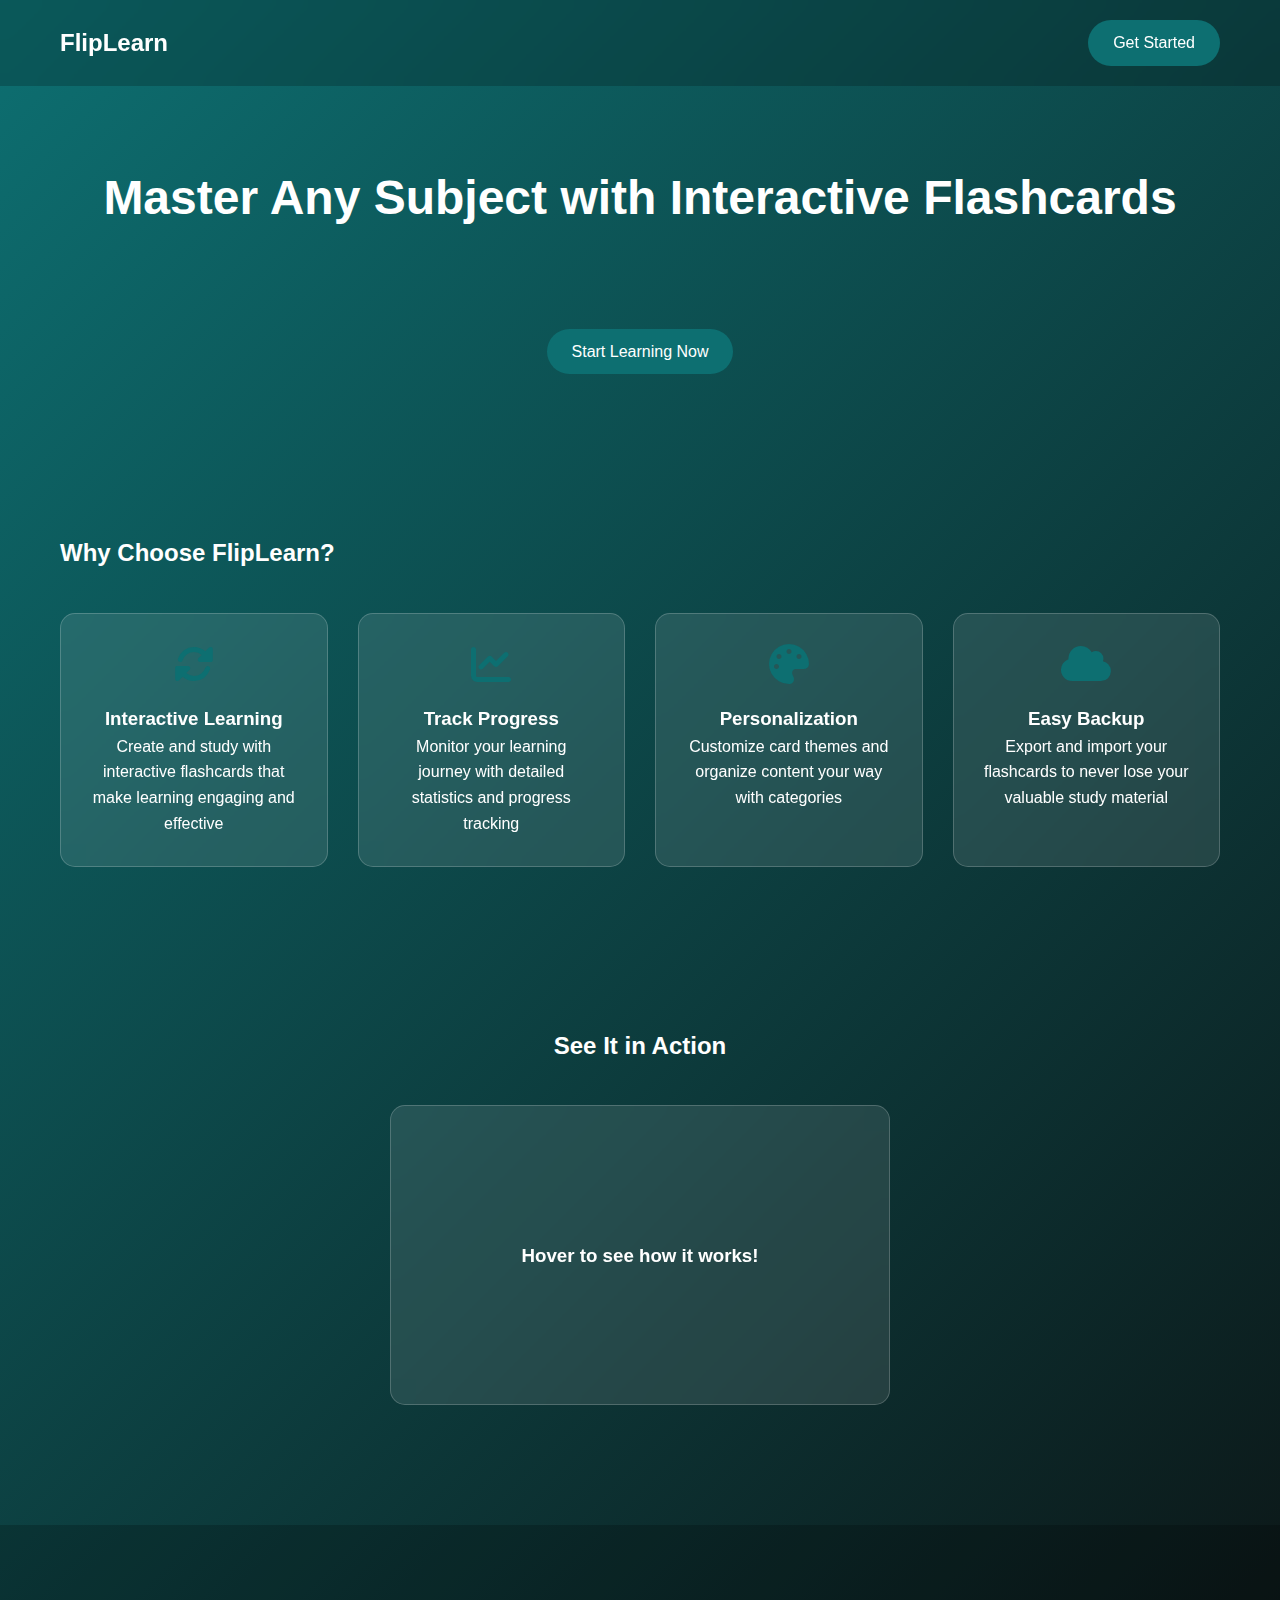
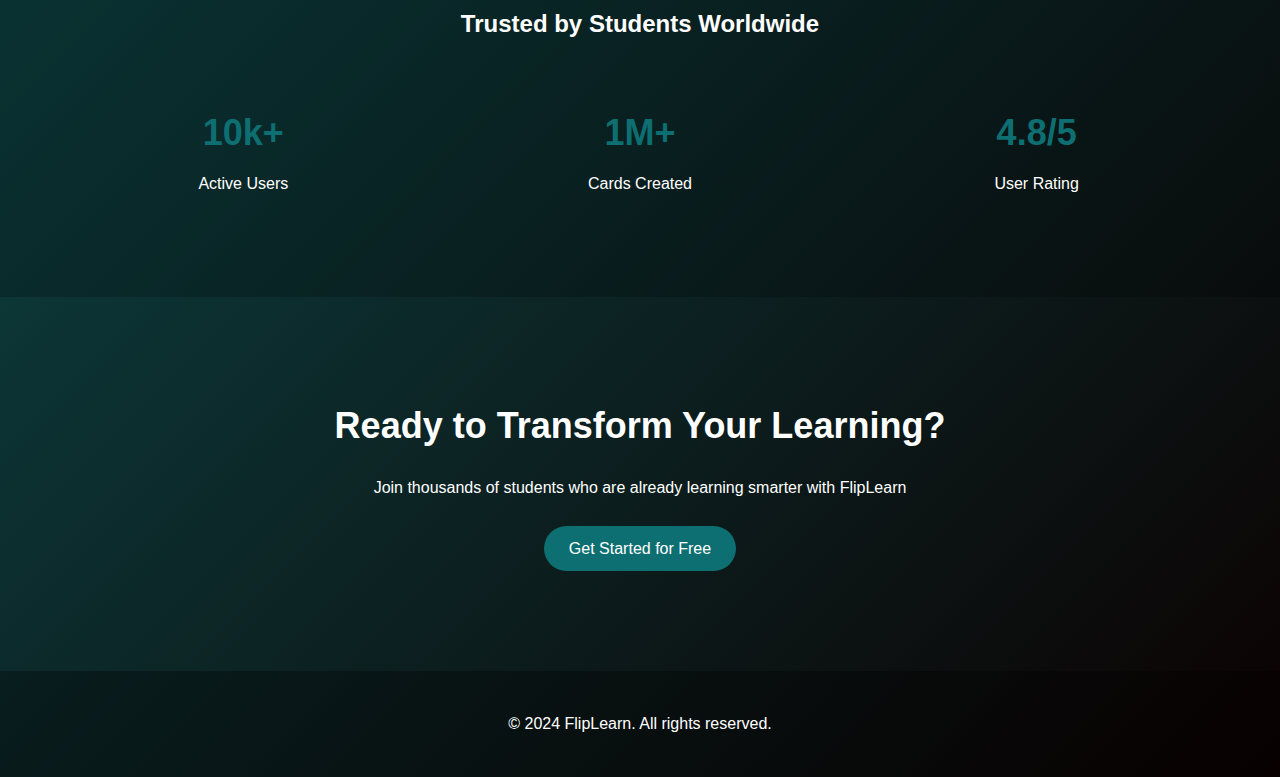
<file: landing.html>
<!DOCTYPE html>
<html lang="en">
  <head>
    <meta charset="UTF-8" />
    <meta name="viewport" content="width=device-width, initial-scale=1.0" />
    <title>FlipLearn - Interactive Flashcard Learning</title>
    <link
      rel="stylesheet"
      href="https://cdnjs.cloudflare.com/ajax/libs/font-awesome/6.0.0/css/all.min.css"
    />
    <style>
      :root {
        --primary: #0d6f71;
        --secondary: #0c0101;
        --dark: #2c3e50;
        --light: #ecf0f1;
        --glass: rgba(255, 255, 255, 0.1);
        --border: rgba(255, 255, 255, 0.2);
      }

      * {
        margin: 0;
        padding: 0;
        box-sizing: border-box;
        font-family: "Segoe UI", sans-serif;
      }

      body {
        background: linear-gradient(135deg, var(--primary), var(--secondary));
        color: white;
        line-height: 1.6;
      }

      .container {
        max-width: 1200px;
        margin: 0 auto;
        padding: 0 20px;
      }

      /* Navigation */
      nav {
        padding: 20px 0;
        background: rgba(0, 0, 0, 0.2);
        backdrop-filter: blur(10px);
        position: fixed;
        width: 100%;
        z-index: 100;
      }

      .nav-content {
        display: flex;
        justify-content: space-between;
        align-items: center;
      }

      .logo {
        font-size: 24px;
        font-weight: bold;
        color: white;
        text-decoration: none;
      }

      .get-started-btn {
        padding: 10px 25px;
        background: var(--primary);
        color: white;
        border: none;
        border-radius: 25px;
        font-size: 16px;
        cursor: pointer;
        transition: transform 0.3s ease;
        text-decoration: none;
        display: inline-block;
      }

      .get-started-btn:hover {
        transform: translateY(-2px);
      }

      /* Hero Section */
      .hero {
        padding: 160px 0 80px;
        text-align: center;
      }

      .hero h1 {
        font-size: 48px;
        margin-bottom: 20px;
        animation: fadeInUp 1s ease;
      }

      .hero p {
        font-size: 20px;
        margin-bottom: 40px;
        color: rgba(255, 255, 255, 0.9);
        animation: fadeInUp 1s ease 0.2s;
        opacity: 0;
        animation-fill-mode: forwards;
      }

      /* Features Section */
      .features {
        padding: 80px 0;
      }

      .features-grid {
        display: grid;
        grid-template-columns: repeat(auto-fit, minmax(250px, 1fr));
        gap: 30px;
        margin-top: 40px;
      }

      .feature-card {
        background: var(--glass);
        backdrop-filter: blur(10px);
        border: 1px solid var(--border);
        border-radius: 15px;
        padding: 30px;
        text-align: center;
        transition: transform 0.3s ease;
      }

      .feature-card:hover {
        transform: translateY(-10px);
      }

      .feature-icon {
        font-size: 40px;
        margin-bottom: 20px;
        color: var(--primary);
      }

      /* Demo Section */
      .demo {
        padding: 80px 0;
        text-align: center;
      }
      .flashcard-demo {
        max-width: 500px;
        height: 300px;
        margin: 40px auto;
        perspective: 1000px;
        position: relative;
      }

      .card-inner {
        position: relative;
        width: 100%;
        height: 100%;
        text-align: center;
        transition: transform 0.6s;
        transform-style: preserve-3d;
        cursor: pointer;
      }

      .flashcard-demo:hover .card-inner {
        transform: rotateY(180deg);
      }

      .card-front,
      .card-back {
        position: absolute;
        width: 100%;
        height: 100%;
        backface-visibility: hidden;
        background: var(--glass);
        backdrop-filter: blur(10px);
        border: 1px solid var(--border);
        border-radius: 15px;
        display: flex;
        align-items: center;
        justify-content: center;
        padding: 20px;
      }

      .card-front {
        transform: rotateY(0deg);
      }

      .card-back {
        transform: rotateY(180deg);
      }

      /* Stats Section */
      .stats {
        padding: 80px 0;
        text-align: center;
        background: rgba(0, 0, 0, 0.2);
      }

      .stats-grid {
        display: grid;
        grid-template-columns: repeat(auto-fit, minmax(200px, 1fr));
        gap: 30px;
        margin-top: 40px;
      }

      .stat-item {
        padding: 20px;
      }

      .stat-number {
        font-size: 36px;
        font-weight: bold;
        color: var(--primary);
        margin-bottom: 10px;
      }

      /* CTA Section */
      .cta {
        padding: 100px 0;
        text-align: center;
      }

      .cta h2 {
        font-size: 36px;
        margin-bottom: 20px;
      }

      /* Footer */
      footer {
        background: rgba(0, 0, 0, 0.3);
        padding: 40px 0;
        text-align: center;
      }

      /* Animations */
      @keyframes fadeInUp {
        from {
          opacity: 0;
          transform: translateY(20px);
        }
        to {
          opacity: 1;
          transform: translateY(0);
        }
      }

      /* Responsive Design */
      @media (max-width: 768px) {
        .hero h1 {
          font-size: 36px;
        }

        .hero p {
          font-size: 18px;
        }

        .features-grid {
          grid-template-columns: 1fr;
        }

        .flashcard-demo {
          height: 250px;
        }
      }
    </style>
  </head>
  <body>
    <nav>
      <div class="container nav-content">
        <a href="#" class="logo">FlipLearn</a>
        <a href="index.html" class="get-started-btn">Get Started</a>
      </div>
    </nav>

    <section class="hero">
      <div class="container">
        <h1>Master Any Subject with Interactive Flashcards</h1>
        <p>
          Transform your learning experience with FlipLearn's powerful and
          intuitive flashcard system
        </p>
        <a href="index.html" class="get-started-btn">Start Learning Now</a>
      </div>
    </section>

    <section class="features">
      <div class="container">
        <h2>Why Choose FlipLearn?</h2>
        <div class="features-grid">
          <div class="feature-card">
            <i class="fas fa-sync-alt feature-icon"></i>
            <h3>Interactive Learning</h3>
            <p>
              Create and study with interactive flashcards that make learning
              engaging and effective
            </p>
          </div>
          <div class="feature-card">
            <i class="fas fa-chart-line feature-icon"></i>
            <h3>Track Progress</h3>
            <p>
              Monitor your learning journey with detailed statistics and
              progress tracking
            </p>
          </div>
          <div class="feature-card">
            <i class="fas fa-palette feature-icon"></i>
            <h3>Personalization</h3>
            <p>
              Customize card themes and organize content your way with
              categories
            </p>
          </div>
          <div class="feature-card">
            <i class="fas fa-cloud feature-icon"></i>
            <h3>Easy Backup</h3>
            <p>
              Export and import your flashcards to never lose your valuable
              study material
            </p>
          </div>
        </div>
      </div>
    </section>

    <section class="demo">
      <div class="container">
        <h2>See It in Action</h2>
        <div class="flashcard-demo">
          <div class="card-inner">
            <div class="card-front">
              <h3>Hover to see how it works!</h3>
            </div>
            <div class="card-back">
              <h3>It's that simple!</h3>
            </div>
          </div>
        </div>
      </div>
    </section>
    <section class="stats">
      <div class="container">
        <h2>Trusted by Students Worldwide</h2>
        <div class="stats-grid">
          <div class="stat-item">
            <div class="stat-number">10k+</div>
            <p>Active Users</p>
          </div>
          <div class="stat-item">
            <div class="stat-number">1M+</div>
            <p>Cards Created</p>
          </div>
          <div class="stat-item">
            <div class="stat-number">4.8/5</div>
            <p>User Rating</p>
          </div>
        </div>
      </div>
    </section>

    <section class="cta">
      <div class="container">
        <h2>Ready to Transform Your Learning?</h2>
        <p>
          Join thousands of students who are already learning smarter with
          FlipLearn
        </p>
        <br />
        <a href="index.html" class="get-started-btn">Get Started for Free</a>
      </div>
    </section>

    <footer>
      <div class="container">
        <p>&copy; 2024 FlipLearn. All rights reserved.</p>
      </div>
    </footer>
  </body>
</html>
</file>
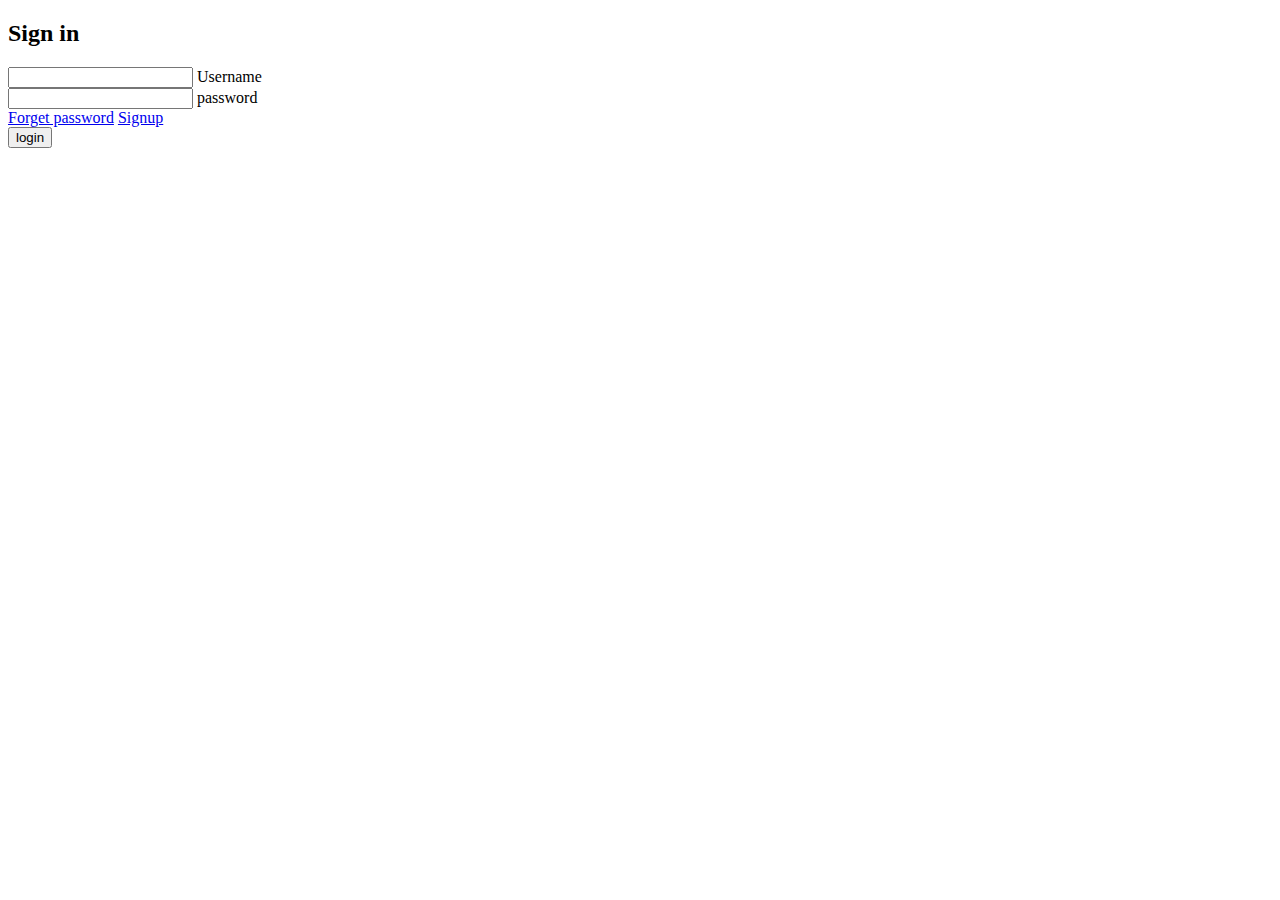
<file: sign.html>
<!DOCTYPE html>
<html lang="en">
<head>
    <meta charset="UTF-8">
    <meta name="viewport" content="width=device-width, initial-scale=1.0">
    <title>Document</title>
</head>
<body>
    <div class="container">
        <form>
            <h2>Sign in</h2>
            <div class="inputBox">
                <input type="text" required="required">
                <span>Username</span>
                <i></i>
            </div>
            <div class="inputBox">
                <input type="password" required="required">
                <span>password</span>
                <i></i>
            </div>
            <div class="link">
                <a href="#">Forget password</a>
                <a href="#">Signup</a>
            </div>
            <input type="submit" value="login">
        </form>

    </div>
</body>
</html>
</file>
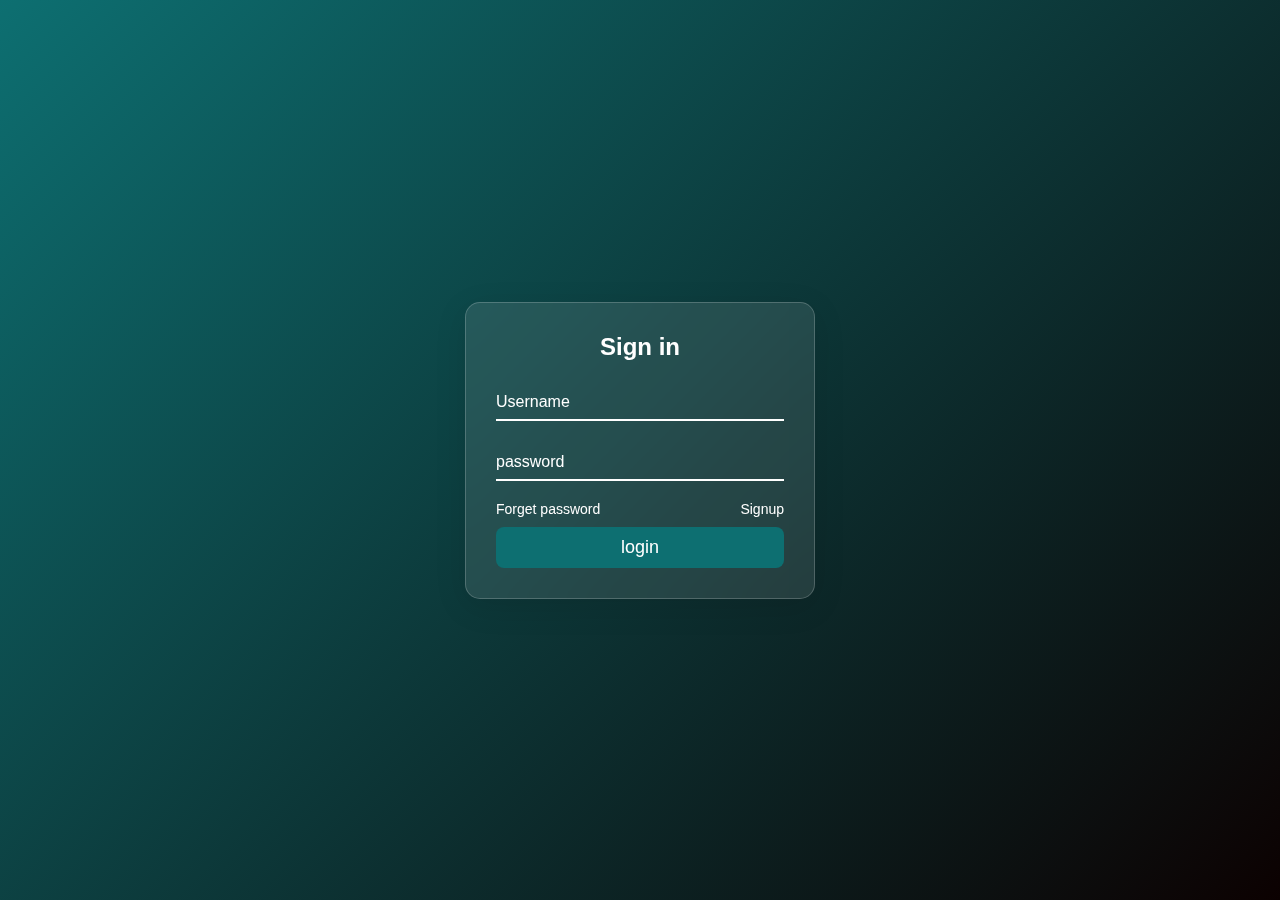
<file: signin.html>
<!DOCTYPE html>
<html lang="en">
<head>
    <meta charset="UTF-8">
    <meta name="viewport" content="width=device-width, initial-scale=1.0">
    <title>Document</title>
    <link rel="stylesheet" href="signin.css">
</head>
<body>
    <div class="container">
        <form id="signin-form">
            <h2>Sign in</h2>
            <div class="inputBox">
                <input type="text" required="required">
                <span>Username</span>
                <i></i>
            </div>
            <div class="inputBox">
                <input type="password" required="required">
                <span>password</span>
                <i></i>
            </div>
            <div class="link">
                <a href="#">Forget password</a>
                <a href="#">Signup</a>
            </div>
            <input type="submit" value="login">
        </form>
        <div id="success-message" style="display: none; text-align: center; margin-top: 20px;">
            <p>✅ Login Successful!</p>
            <a href="index.html" class="btn-home">Go to Home</a>
        </div>

    </div>

    <script>
        document.getElementById("signin-form").addEventListener("submit", function(event) {
            event.preventDefault();  
            document.getElementById("signin-form").style.display = "none";
            document.getElementById("success-message").style.display = "block";
        });
    </script>
</body>
</html>
</file>
<file: signin.css>
/* Root Variables */
:root {
    --primary: #0d6f71;
    --secondary: #0c0101;
    --light: #ffffff;
    --dark: #222;
    --glass: rgba(255, 255, 255, 0.1);
    --border: rgba(255, 255, 255, 0.2);
    --shadow: 0 8px 32px rgba(0, 0, 0, 0.1);
}

* {
    margin: 0;
    padding: 0;
    box-sizing: border-box;
    font-family: 'Segoe UI', sans-serif;
}

/* Full-page background */
body {
    display: flex;
    justify-content: center;
    align-items: center;
    height: 100vh;
    background: linear-gradient(135deg, var(--primary), var(--secondary));
}

/* Container */
.container {
    width: 350px;
    padding: 30px;
    background: var(--glass);
    backdrop-filter: blur(10px);
    border-radius: 15px;
    box-shadow: var(--shadow);
    border: 1px solid var(--border);
    text-align: center;
}

/* Form Heading */
h2 {
    color: var(--light);
    margin-bottom: 20px;
}

/* Input Boxes */
.inputBox {
    position: relative;
    margin-bottom: 20px;
}

.inputBox input {
    width: 100%;
    padding: 10px;
    background: transparent;
    border: none;
    border-bottom: 2px solid var(--light);
    outline: none;
    color: var(--light);
    font-size: 16px;
}

.inputBox span {
    position: absolute;
    left: 0;
    bottom: 10px;
    font-size: 16px;
    color: var(--light);
    transition: 0.3s;
}

/* Floating Label Animation */
.inputBox input:focus + span,
.inputBox input:valid + span {
    bottom: 30px;
    font-size: 12px;
    color: #2ecc71;
}

/* Links */
.link {
    display: flex;
    justify-content: space-between;
    margin: 10px 0;
}

.link a {
    color: var(--light);
    text-decoration: none;
    font-size: 14px;
    transition: 0.3s;
}

.link a:hover {
    text-decoration: underline;
}

/* Submit Button */
input[type="submit"] {
    width: 100%;
    padding: 10px;
    border: none;
    background: var(--primary);
    color: white;
    font-size: 18px;
    cursor: pointer;
    border-radius: 8px;
    transition: 0.3s;
}

input[type="submit"]:hover {
    background: #2ecc71;
}

#success-message{
    color: white;
    text-align: center;
}

#success-message p {
    margin-bottom: 7px;
}
.btn-home {
    display: inline-block;
    margin-top: 20px;
    padding: 10px 20px;
    background: var(--primary);
    color: white;
    text-decoration: none;
    border-radius: 5px;
    transition: 0.3s;
}

.btn-home:hover {
    background: #2ecc71;
}
</file>
